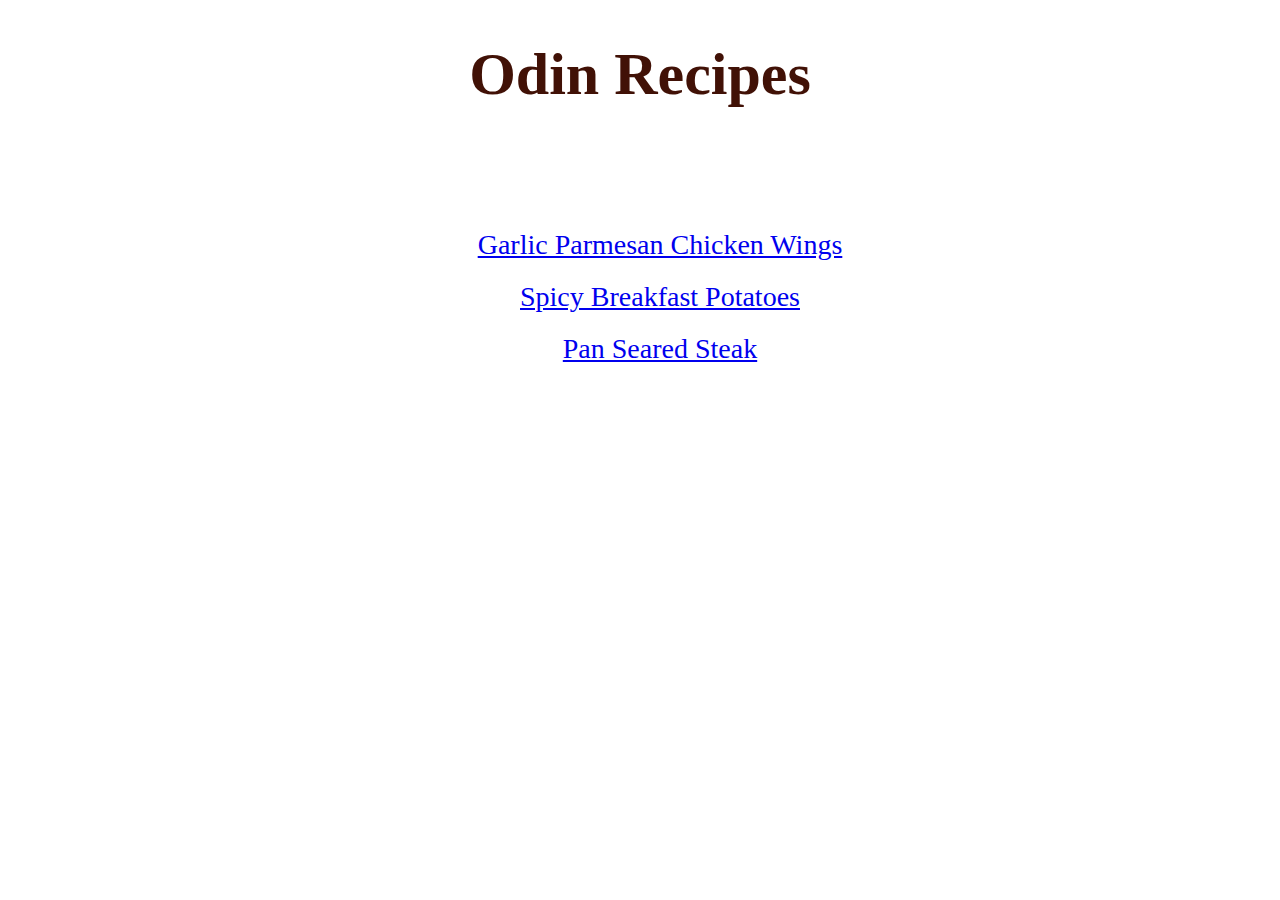
<file: index.html>
<!DOCTYPE html>
<html lang="en">
<head>
    <meta charset="UTF-8">
    <meta http-equiv="X-UA-Compatible" content="IE=edge">
    <meta name="viewport" content="width=device-width, initial-scale=1.0">
    <link rel="stylesheet" href="style.css">
    <title>Recipes</title>
</head>
<body>
    <h1>Odin Recipes</h1>
    <ul>
        <li><a href="recipes/wings.html">Garlic Parmesan Chicken Wings</a></li>
        <li><a href="recipes/breakfast-potatoes.html">Spicy Breakfast Potatoes</a></li>
        <li><a href="recipes/steak.html">Pan Seared Steak</a></li>
    </ul>
</body>
</html>
</file>
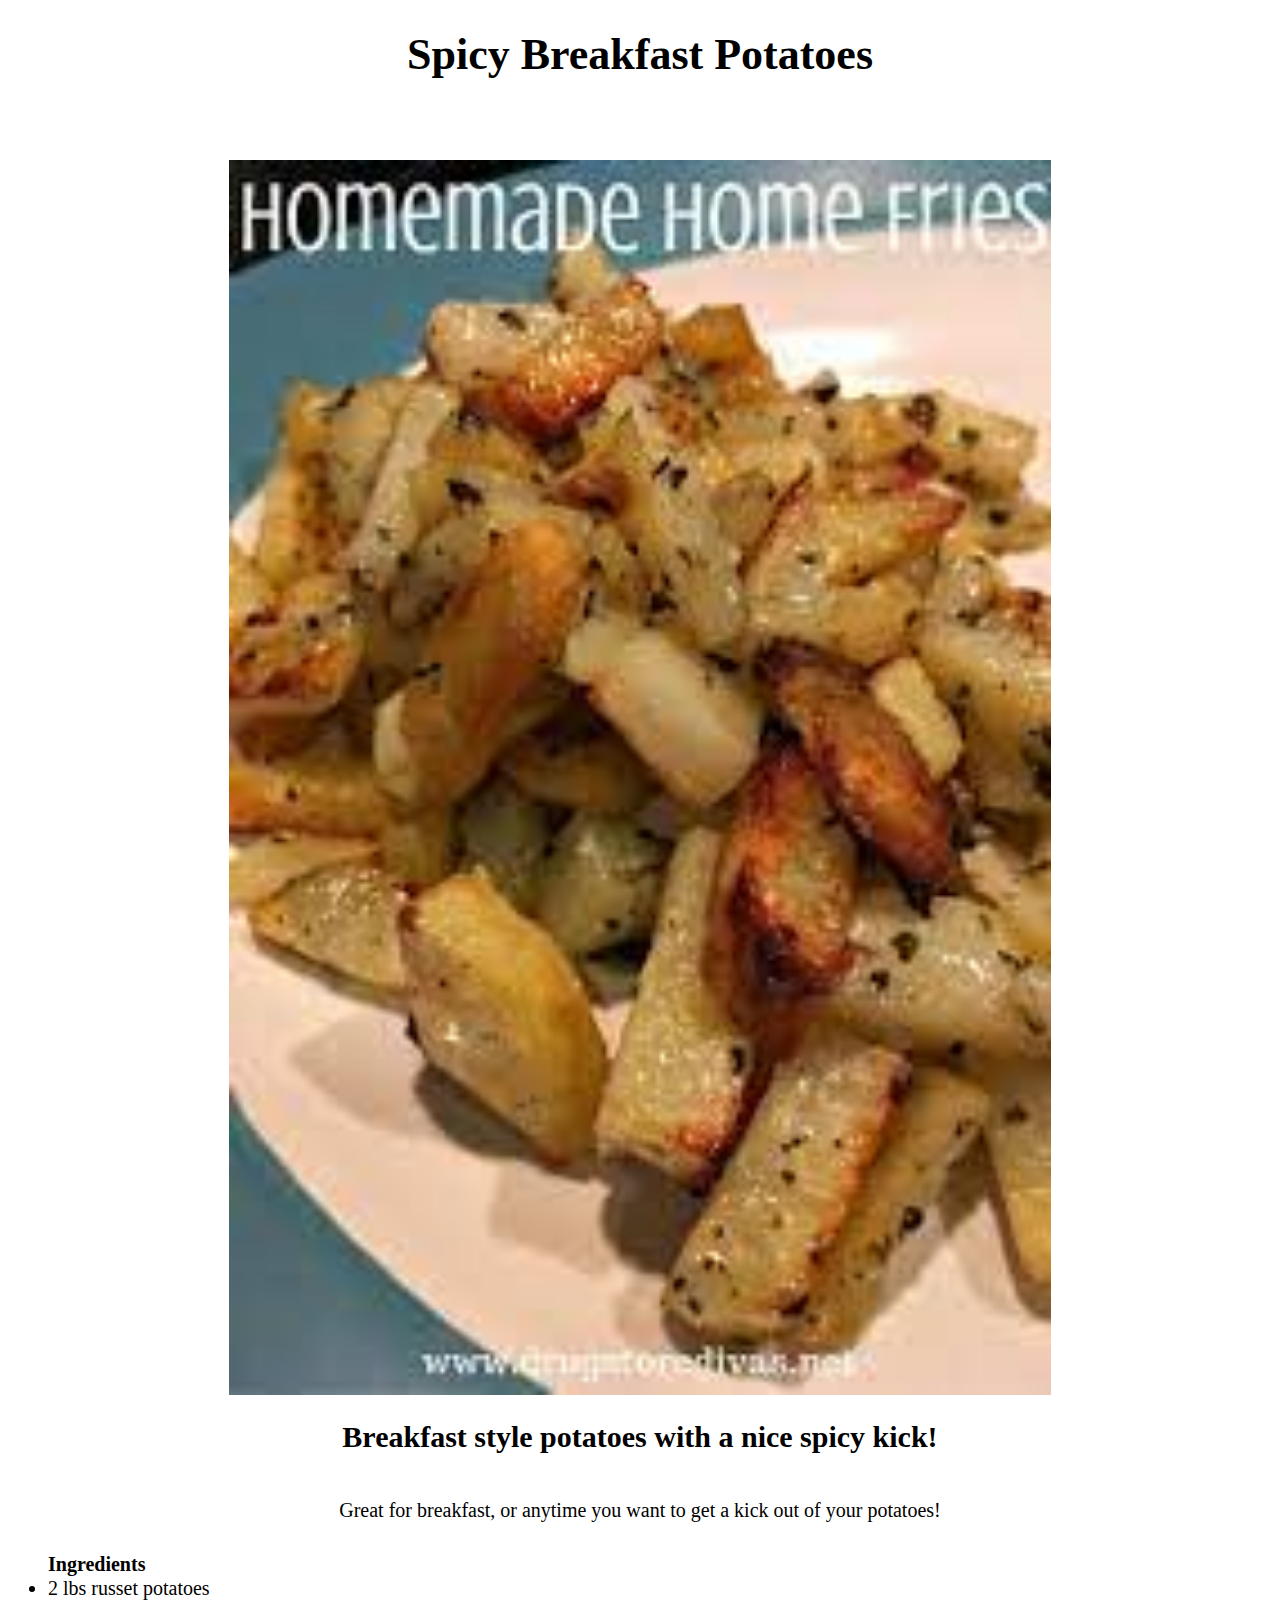
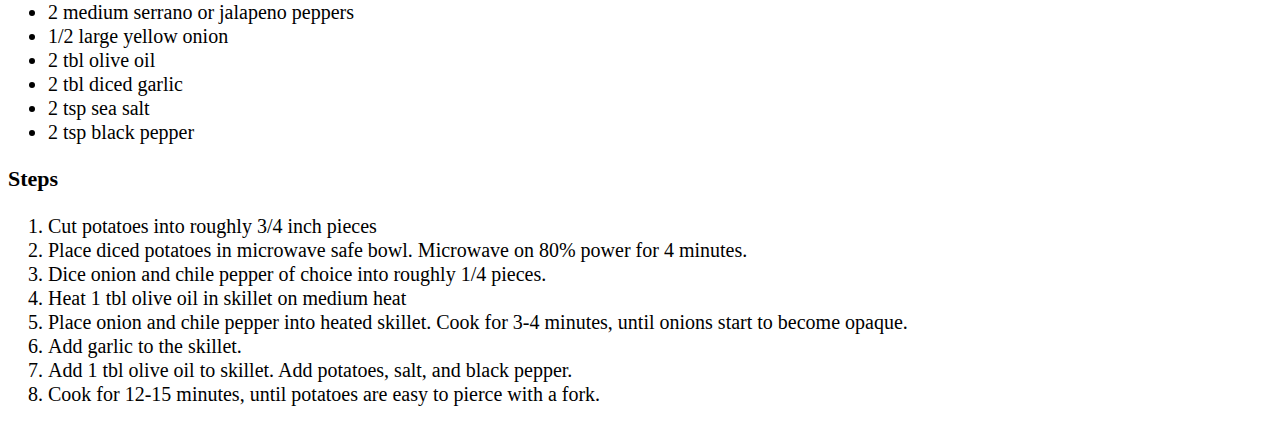
<file: recipes/breakfast-potatoes.html>
<!DOCTYPE html>
<html lang="en">
<head>
    <meta charset="UTF-8">
    <meta http-equiv="X-UA-Compatible" content="IE=edge">
    <meta name="viewport" content="width=device-width, initial-scale=1.0">
    <title>Spicy Breakfast Potatoes</title>
    <link rel="stylesheet" href="style.css">
</head>
<body>
    <h1>Spicy Breakfast Potatoes</h1>
    <img src="potatoes.jpg">
    <h2>Breakfast style potatoes with a nice spicy kick!</h2>
    <p>Great for breakfast, or anytime you want to get a kick out of your potatoes!</p>
    <ul>Ingredients
        <li>2 lbs russet potatoes</li>
        <li>2 medium serrano or jalapeno peppers</li>
        <li>1/2 large yellow onion</li>
        <li>2 tbl olive oil</li>
        <li>2 tbl diced garlic</li>
        <li>2 tsp sea salt</li>
        <li>2 tsp black pepper</li>
    </ul>
    <h3>Steps</h3>
    <ol>
        <li>Cut potatoes into roughly 3/4 inch pieces</li>
        <li>Place diced potatoes in microwave safe bowl.  Microwave on 80% power for 4 minutes.</li>
        <li>Dice onion and chile pepper of choice into roughly 1/4 pieces.</li>
        <li>Heat 1 tbl olive oil in skillet on medium heat</li>
        <li>Place onion and chile pepper into heated skillet.  Cook for 3-4 minutes, until onions start to become opaque.</li>
        <li>Add garlic to the skillet.</li>
        <li>Add 1 tbl olive oil to skillet.  Add potatoes, salt, and black pepper.</li>
        <li>Cook for 12-15 minutes, until potatoes are easy to pierce with a fork.</li>
    </ol>
</body>
</html>
</file>
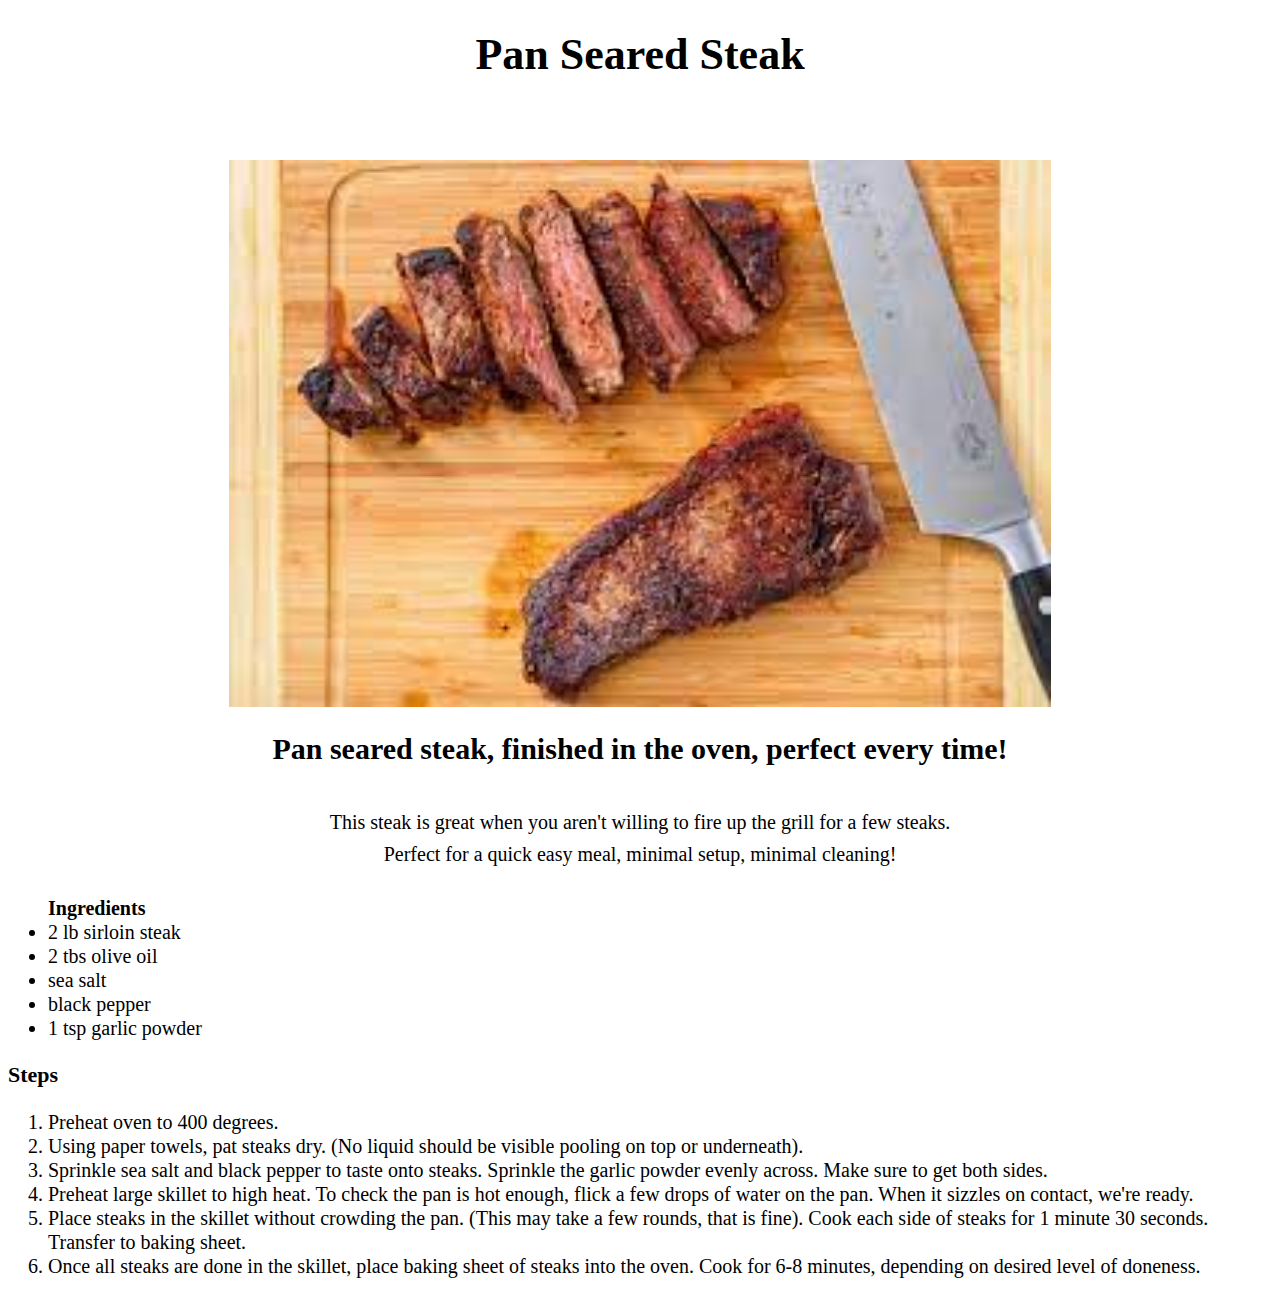
<file: recipes/steak.html>
<!DOCTYPE html>
<html lang="en">
<head>
    <meta charset="UTF-8">
    <meta http-equiv="X-UA-Compatible" content="IE=edge">
    <meta name="viewport" content="width=device-width, initial-scale=1.0">
    <title>Perfect Steak</title>
    <link rel="stylesheet" href="style.css">
</head>
<body>
    <h1>Pan Seared Steak</h1>
    <img src="steak.jpg">
    <h2>Pan seared steak, finished in the oven, perfect every time!</h2>
    <p>This steak is great when you aren't willing to fire up the grill for a few steaks.</p>
    <p>Perfect for a quick easy meal, minimal setup, minimal cleaning!</p>
    <ul>Ingredients
        <li>2 lb sirloin steak</li>
        <li>2 tbs olive oil</li>
        <li>sea salt</li>
        <li>black pepper</li>
        <li>1 tsp garlic powder</li>
    </ul>
    <h3>Steps</h3>
    <ol>
        <li>Preheat oven to 400 degrees.</li>
        <li>Using paper towels, pat steaks dry. (No liquid should be visible pooling on top or underneath).</li>
        <li>Sprinkle sea salt and black pepper to taste onto steaks.  Sprinkle the garlic powder evenly across.  Make sure to get both sides.</li>
        <li>Preheat large skillet to high heat.  To check the pan is hot enough, flick a few drops of water on the pan.  When it sizzles on contact, we're ready.</li>
        <li>Place steaks in the skillet without crowding the pan.  (This may take a few rounds, that is fine).  Cook each side of steaks for 1 minute 30 seconds.  Transfer to baking sheet.</li>
        <li>Once all steaks are done in the skillet, place baking sheet of steaks into the oven. Cook for 6-8 minutes, depending on desired level of doneness.</li>
    </ol>
</body>
</html>
</file>
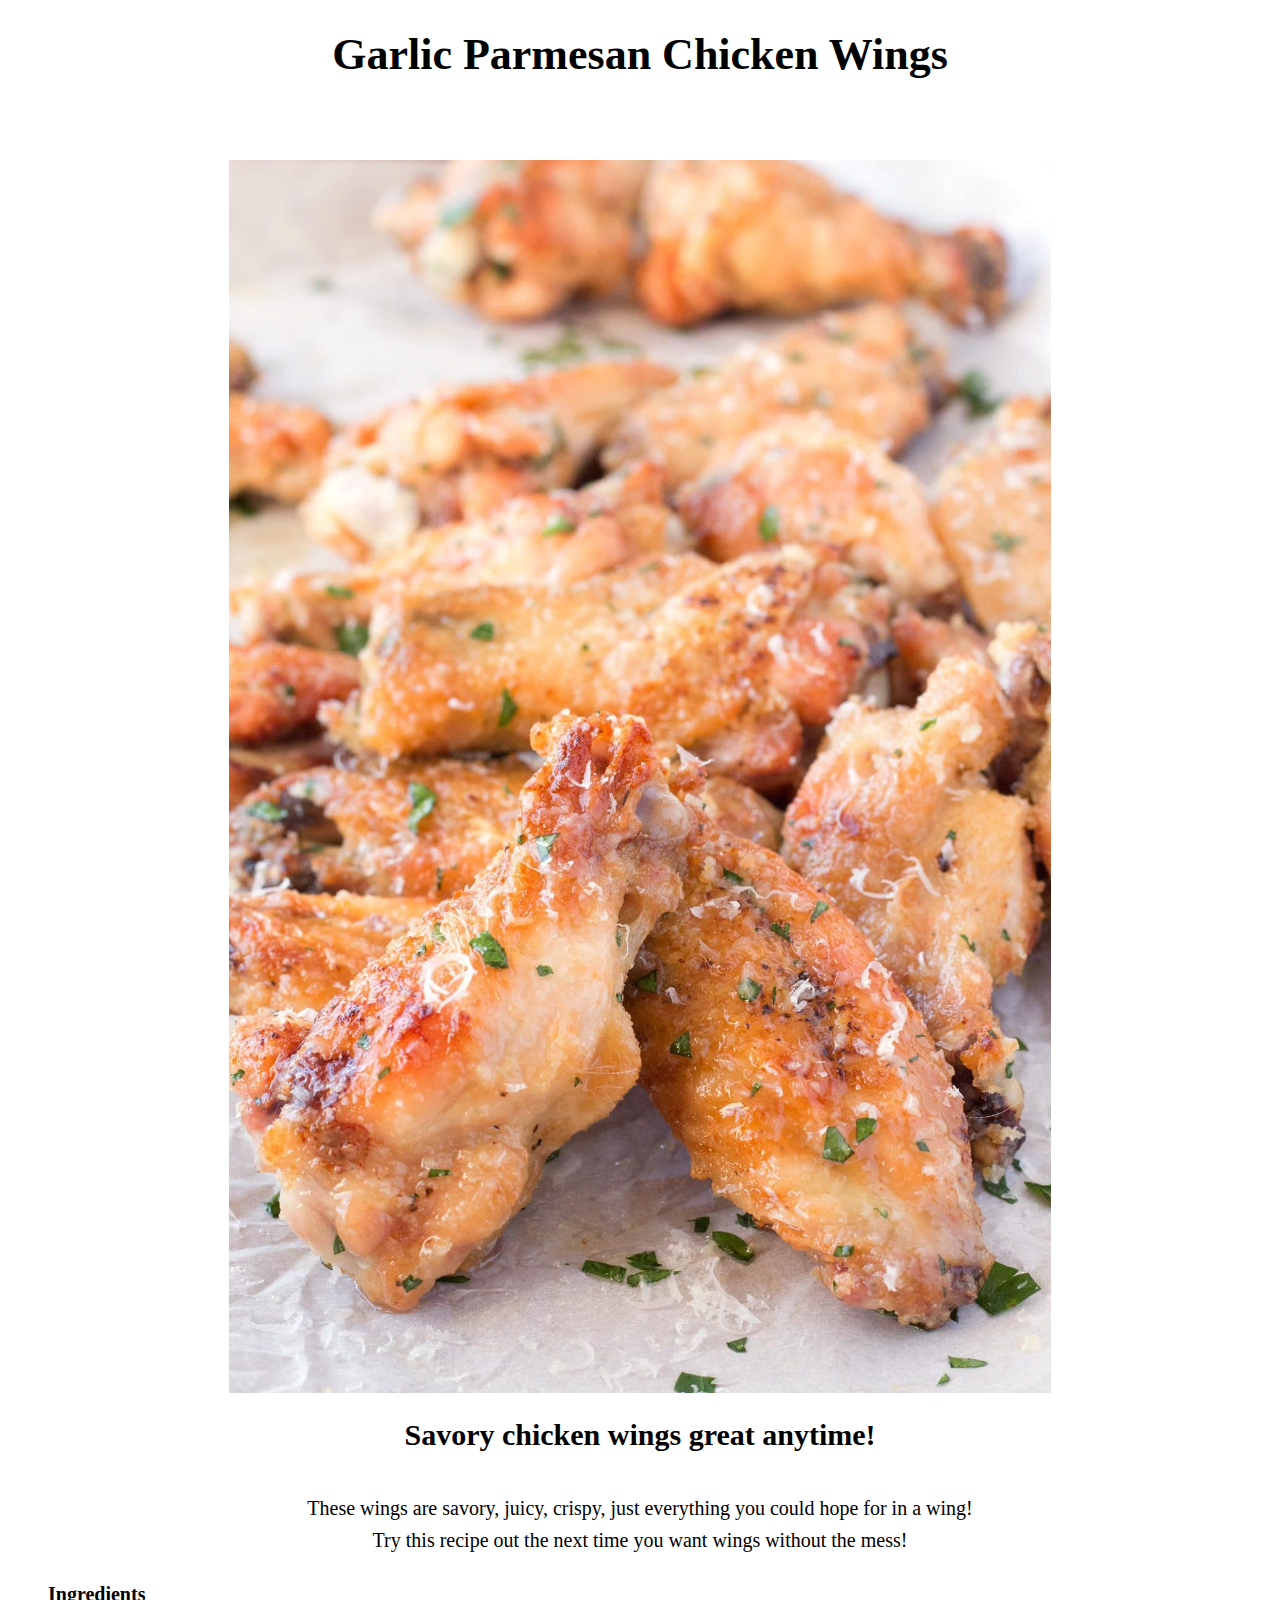
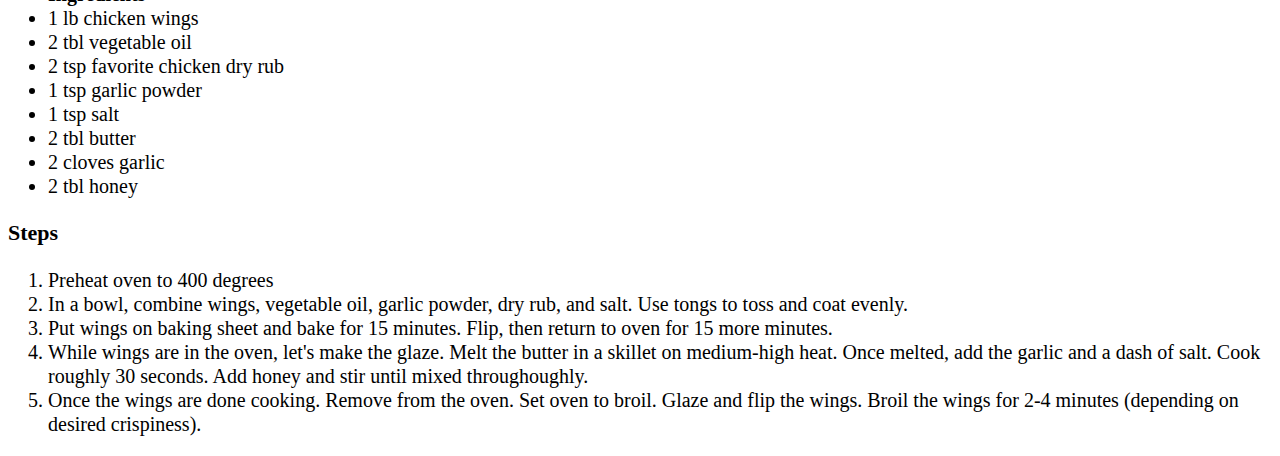
<file: recipes/wings.html>
<!DOCTYPE html>
<html lang="en">
<head>
    <meta charset="UTF-8">
    <meta http-equiv="X-UA-Compatible" content="IE=edge">
    <meta name="viewport" content="width=device-width, initial-scale=1.0">
    <title>Garlic Parmesan Chicken Wings</title>
    <link rel="stylesheet" href="style.css">
</head>
<body>
    <h1>Garlic Parmesan Chicken Wings</h1>
    <img src="chickenwings.jpg">
    <h2>Savory chicken wings great anytime!</h2>
    <p>These wings are savory, juicy, crispy, just everything you could hope for in a wing!</p>
    <p>Try this recipe out the next time you want wings without the mess!</p>
    <ul>Ingredients
        <li>1 lb chicken wings</li>
        <li>2 tbl vegetable oil</li>
        <li>2 tsp favorite chicken dry rub</li>
        <li>1 tsp garlic powder</li>
        <li>1 tsp salt</li>
        <li>2 tbl butter</li>
        <li>2 cloves garlic</li>
        <li>2 tbl honey</li>
    </ul>
    <h3>Steps</h3>
    <ol>
        <li>Preheat oven to 400 degrees</li>
        <li>In a bowl, combine wings, vegetable oil, garlic powder, dry rub, and salt.  Use tongs to toss and coat evenly.</li>
        <li>Put wings on baking sheet and bake for 15 minutes.  Flip, then return to oven for 15 more minutes.</li>
        <li>While wings are in the oven, let's make the glaze.  Melt the butter in a skillet on medium-high heat.  Once melted, add the garlic and a dash of salt.  Cook roughly 30 seconds.  Add honey and stir until mixed throughoughly.</li>
        <li>Once the wings are done cooking.  Remove from the oven.  Set oven to broil.  Glaze and flip the wings.  Broil the wings for 2-4 minutes (depending on desired crispiness).</li>
    </ol>
</body>
</html>
</file>
<file: style.css>
h1 {
    font-size: 60px;
    font-family: fantasy;
    color: rgb(65, 17, 6);
    text-align: center;
    margin-bottom: 120px;
}

a {
    font-size: 28px;
}

ul {
    list-style-type: none;
    text-align: center;
}

li {
    margin-top: 20px;
    margin-bottom: 20px;
}
</file>
<file: recipes/style.css>
img {
    width: 65%;
    min-height: fit-content;
    height: fit-content;
    display: block;
    margin-left: auto;
    margin-right: auto;
}

h1 {
    font-size: 44px;
    text-align: center;
    margin-bottom: 80px;
}

h2 {
    font-size: 30px;
    text-align: center;
    margin-bottom: 50px;
}

p {
    font-size: 20px;
    line-height: 12px;
    text-align: center;
}

p:last-of-type {
    margin-bottom: 36px;
}

h3 {
    font-size: 22px;
}

ul, ol {
    font-weight: bold;
    line-height: 24px;
    font-size: 20px;
}

li {
    font-weight: 300;
}
</file>
